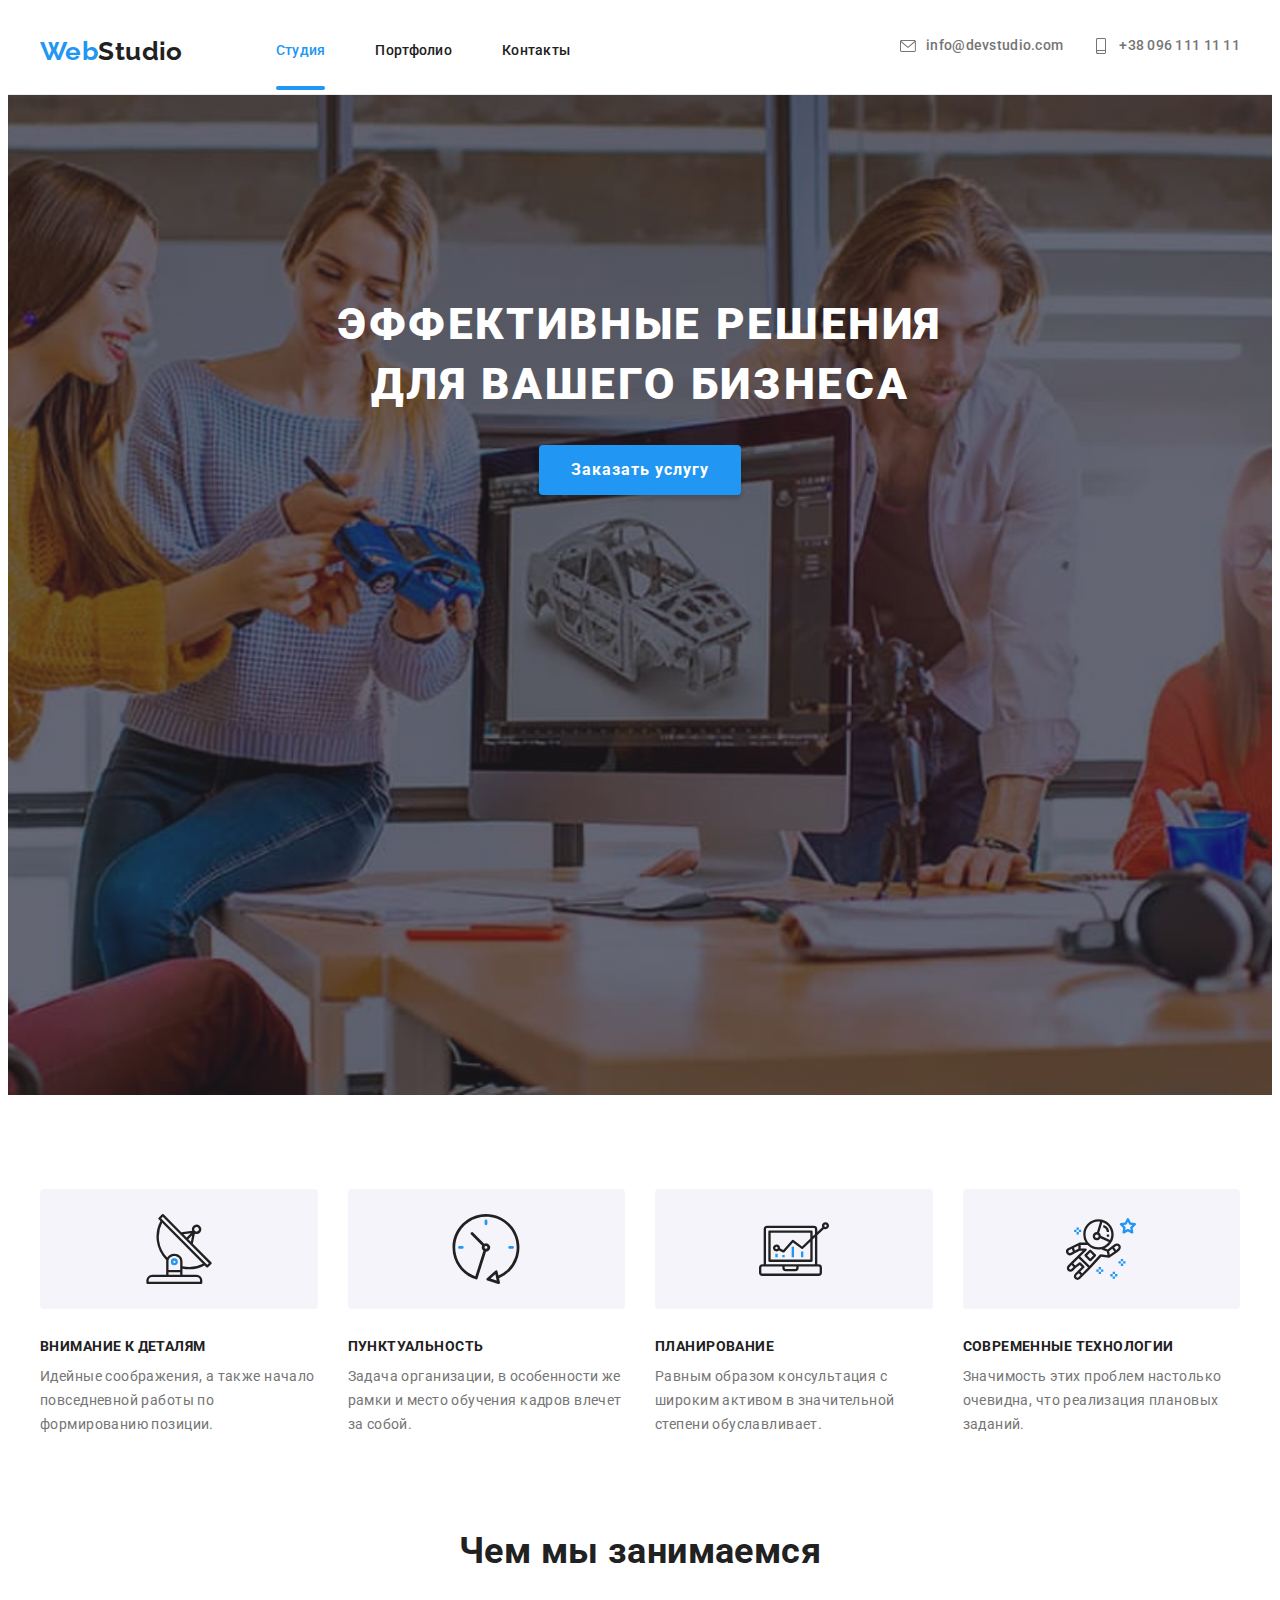
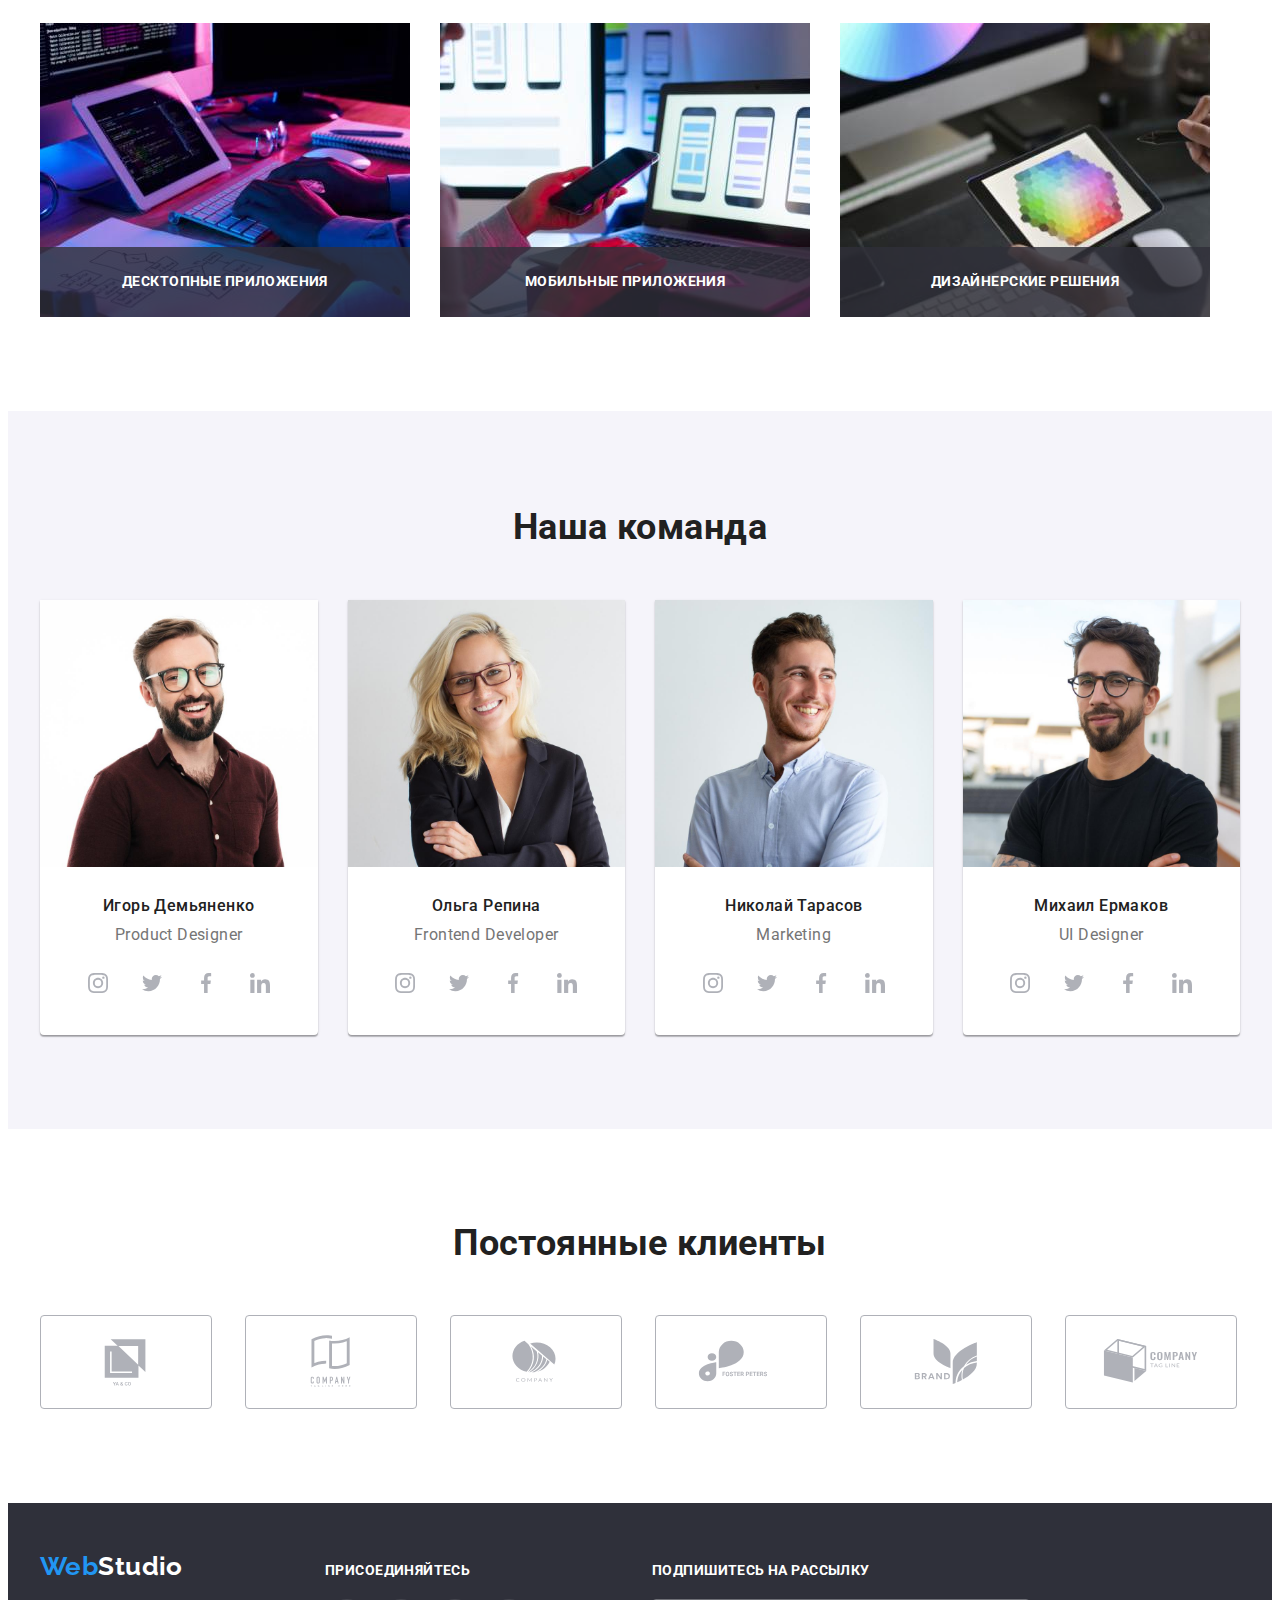
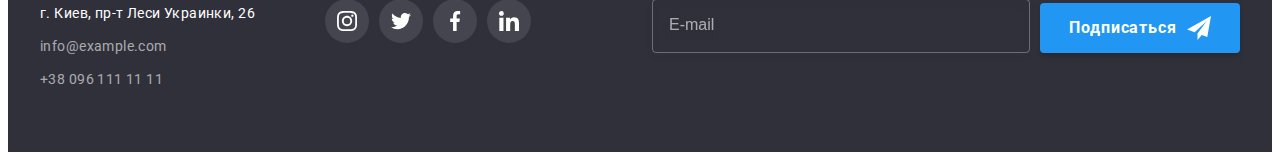
<file: index.html>
<!DOCTYPE html>
<html lang="ru">
<head>

    <meta charset="UTF-8">
    <meta http-equiv="X-UA-Compatible" content="IE=edge">
    <meta name="viewport" content="width=device-width, initial-scale=1.0">
    <title>Web Studio</title>
    <link rel="stylesheet" href="https://cdnjs.cloudflare.com/ajax/libs/modern-normalize/1.1.0/modern-normalize.min.css"
        integrity="sha512-wpPYUAdjBVSE4KJnH1VR1HeZfpl1ub8YT/NKx4PuQ5NmX2tKuGu6U/JRp5y+Y8XG2tV+wKQpNHVUX03MfMFn9Q=="
        crossorigin="anonymous" referrerpolicy="no-referrer" />
    <link rel="preconnect" href="https://fonts.googleapis.com" />
    <link rel="preconnect" href="https://fonts.gstatic.com" crossorigin />
    <link href="https://fonts.googleapis.com/css2?family=Raleway:wght@700&family=Roboto:wght@400;500;700;900&display=swap"
        rel="stylesheet" />
    <link rel="stylesheet" href="./css/main.min.css" />

</head>

<body>

   <header class="header">
        <div class="container">   
            <nav class="nav">
                <a class="logo header__logo" href="./index.html"><span class="header__logo-accent logo-accent">Web</span>Studio</a>
                <ul class="nav__list list">
                    <li class="nav__item"> <a href="./index.html" class="nav__link--current nav__link">Студия</a></li>
                    <li class="nav__item"> <a href="./portfolio.html"  class="nav__link">Портфолио</a></li>
                    <li class="nav__item"> <a href=""  class="nav__link">Контакты</a></li>
                </ul>
            </nav>
            <ul class="contacts list">
                <li class="contacts__item"> 
                    <a href="mailto:info@devstudio.com" class="contacts__link link">
                        <svg class="contacts__icon"> 
                            <use href="./images/symbol-defs.svg#icon-envelope"></use>
                        </svg>
                        info@devstudio.com
                    </a>
                </li>
                <li class="contacts__item"> 
                    <a href="tel:+380961111111" class="contacts__link link">
                        <svg class="contacts__icon"> 
                            <use href="./images/symbol-defs.svg#icon-smartphone"></use>
                        </svg>
                        +38 096 111 11 11
                    </a>
                </li>
            </ul>
            <button type="button" class="menu-open-btn">
                <svg width="40" height="40" class="menu-open-svg">
                    <use href="./images/symbol-defs.svg#icon-mob-menu-open" />
                </svg>
            </button>
        </div> 
        <div class="mob-menu is-hidden">
            <div class="container">
                <div class="mob-menu__top">
                    <button type="button" class="menu-close-btn">
                        <svg width="40" height="40" class="menu-close-svg">
                            <use href="./images/symbol-defs.svg#icon-mob-menu-close" />
                        </svg>
                    </button>
                    <ul class="mob-menu__nav list">
                        <li class="mob-menu__nav-item">
                            <a href="./index.html" class="mob-menu__nav-link link__active link">Студия</a>
                        </li>
                        <li class="mob-menu__nav-item">
                            <a href="./portfolio.html" class="mob-menu__nav-link link">Портфолио</a>
                        </li>
                        <li class="mob-menu__nav-item">
                            <a href="." class="mob-menu__nav-link link">Контакты</a>
                        </li>
                    </ul>
                </div>
                <div class="mob-menu-bottom">
                    <ul class="mob-menu__contacts list">
                        <li class="mob-menu__contacts-item">
                            <a href="tel:+380961111111" class="mob-menu__phone-link link">+38 096 111 11 11</a>
                        </li>
                        <li class="mob-menu__contacts-item">
                            <a href="mailto:info@devstudio.com" class="mob-menu__mail-link link">info@devstudio.com</a>
                        </li>
                    </ul>
                    <ul class="mob_menu__socials list">
                        <li class="mob-menu__socials-item">
                            <a href="." class="mob-menu__socials-link link">Instagram</a>                
                        </li>
                        <li class="mob-menu__socials-item">
                            <a href="." class="mob-menu__socials-link link">Twitter</a>
                        </li>
                        <li class="mob-menu__socials-item">
                            <a href="." class="mob-menu__socials-link link">Facebook</a>
                        </li>
                        <li class="mob-menu__socials-item">
                            <a href="." class="mob-menu__socials-link link">LinkedIn</a>
                        </li>
                    </ul>
                </div>
            </div>
        </div>
   </header>

    <main>

        <section class="hero">
            <div class="container">
            <h1 class="hero__title">Эффективные решения для вашего бизнеса </h1>
            <button type="button" class="button hero__btn" data-modal-open>Заказать услугу</button>
            </div>
        </section>

        <section class="features">
            <div class="container">
                <h2 class="features__title visually-hidden">Преимущества</h2>
                <ul class="features__list list">
                    <li class="features__item"> 
                        <div class="features__icons"> 
                            <svg class="features__svg" width="70" height="70">
                                <use  href="./images/symbol-defs.svg#icon-antenna" width="70" height="70"></use>
                            </svg>
                        </div>
                        <h3 class="features__list-title">Внимание к деталям</h3>
                        <p class="features__list-subtitle">Идейные соображения, а также начало повседневной работы по формированию позиции.</p>
                    </li>
                    <li class="features__item "> 
                        <div class="features__icons"> 
                            <svg class="features__svg" width="70" height="70" >
                                <use  href="./images/symbol-defs.svg#icon-clock" width="70" height="70"></use>
                            </svg>
                        </div>
                        <h3 class="features__list-title">Пунктуальность</h3>
                        <p class="features__list-subtitle">Задача организации, в особенности же рамки и место обучения кадров влечет за собой.</p>
                    </li> 
                    <li class="features__item ">
                        <div class="features__icons"> 
                            <svg class="features__svg" width="70" height="70">
                                <use  href="./images/symbol-defs.svg#icon-diagram" width="70" height="70"></use>
                            </svg>
                        </div>
                        <h3 class="features__list-title">Планирование</h3>
                        <p class="features__list-subtitle">Равным образом консультация с широким активом в значительной степени обуславливает.</p>   
                    </li>
                    <li class="features__item "> 
                        <div class="features__icons"> 
                            <svg class="features__svg" width="70" height="70">
                                <use  href="./images/symbol-defs.svg#icon-astronaut" width="70" height="70"></use>
                            </svg>
                        </div>
                        <h3 class="features__list-title">Современные технологии</h3>
                        <p class="features__list-subtitle">Значимость этих проблем наcтолько очевидна, что реализация плановых заданий.</p>   
                    </li>
                </ul>
        </div> 
        </section>

        <section class="occupation">
            <div class="container">
                <h2 class="occupation__title">Чем мы занимаемся</h2>
                <ul class="occupation__list list">
                    <li class="occupation__pic"> 
                        <img src="./images/разработка_сайтов.jpg" alt="Разработка сайтов" width="370"/> 
                        <p class="occupation__subtitle">Десктопные приложения</p>
                    </li>
                    <li class="occupation__pic"> 
                    <img src="./images/разработка_приложений.jpg" alt="Разработка приложений" width="370"/> 
                    <p class="occupation__subtitle">Мобильные приложения</p> 
                    </li>
                    <li class="occupation__pic"> 
                        <img src="./images/дизайн.jpg" alt="Дизайн сайтов" width="370" /> 
                        <p class="occupation__subtitle">Дизайнерские решения</p> 
                    </li>
                </ul>
            </div>
        </section>

        <section class="team">
            <div class="container">
                <h2 class="team__title">Наша команда</h2>
                <ul class="card-list list">
                    <li class="card-list__item"> 
                        <picture>
                            <source srcset="
                                        ./images/ihor.jpg 1x,
                                        ./images/ihor-2x.jpg 2x" 
                                    media="(min-width: 1200px)" />
                            <source srcset="
                                        ./images/ihor-tab.jpg    1x,
                                        ./images/ihor-tab-2x.jpg 2x" 
                                    media="(min-width: 738px)" />
                            <source srcset="
                                        ./images/ihor-mob.jpg   1x,
                                        ./images/ihor-mob-2x.jpg 2x" 
                                    media="(min-width: 450px)" />
                            <img src="./images/ihor-mob.jpg" alt="Игорь Демьяненко" width="450" />
                        </picture>
                        <div class="card-list__wrap">
                            <h3 class="card-list__title">Игорь Демьяненко</h3>
                            <p class="card-list__subtitle" lang="en">Product Designer</p>
                            <ul class="socials list">
                                <li class="socials__item">
                                    <a href="" class="socials__link link"> 
                                        <svg class="socials__icon" width="20" height="20">
                                            <use href="./images/symbol-defs.svg#icon-instagram"></use>
                                        </svg> 
                                    </a>
                                </li>
                                <li class="socials__item">
                                    <a href="" class="socials__link link"> 
                                        <svg class="socials__icon" width="20" height="20">
                                            <use href="./images/symbol-defs.svg#icon-twitter"></use>
                                        </svg> 
                                    </a>
                                </li>
                                <li class="socials__item">
                                    <a href="" class="socials__link link"> 
                                        <svg class="socials__icon" width="20" height="20">
                                            <use href="./images/symbol-defs.svg#icon-facebook"></use>
                                        </svg> 
                                    </a>
                                </li>
                                <li  class="socials__item">
                                    <a href="" class="socials__link link"> 
                                        <svg class="socials__icon" width="20" height="20">
                                            <use href="./images/symbol-defs.svg#icon-linkedin"></use>
                                        </svg> 
                                    </a>
                                </li>
                            </ul>
                        </div>
                    </li>
                    <li class="card-list__item"> 
                        <picture>
                            <source srcset="
                                        ./images/olga.jpg 1x,
                                        ./images/olga-2x.jpg 2x" 
                                    media="(min-width: 1200px)" />
                            <source srcset="
                                        ./images/olga-tab.jpg  1x,
                                        ./images/olga-tab-2x.jpg 2x" 
                                        media="(min-width: 738px)" />
                            <source srcset="
                                        ./images/olga-mob.jpg   1x,
                                        ./images/olga-mob-2x.jpg 2x" 
                                    media="(min-width: 450px)" />
                            <img src="./images/olga-mob.jpg" alt="Ольга Репина" width="450" />
                        </picture>
                        <div class="card-list__wrap">
                            <h3 class="card-list__title">Ольга Репина</h3>
                            <p class="card-list__subtitle" lang="en">Frontend Developer</p>
                            <ul class="socials list">
                                <li class="socials__item" >
                                    <a href="" class="socials__link link"> 
                                        <svg class="socials__icon" width="20" height="20">
                                            <use href="./images/symbol-defs.svg#icon-instagram"></use>
                                        </svg> 
                                    </a>
                                </li>
                                <li class="socials__item">
                                    <a href="" class="socials__link link"> 
                                        <svg class="socials__icon" width="20" height="20">
                                            <use href="./images/symbol-defs.svg#icon-twitter"></use>
                                        </svg> 
                                    </a>
                                </li>
                                <li class="socials__item">
                                    <a href="" class="socials__link link"> 
                                        <svg class="socials__icon" width="20" height="20">
                                            <use href="./images/symbol-defs.svg#icon-facebook"></use>
                                        </svg> 
                                    </a>
                                </li>
                                <li class="socials__item">
                                    <a href="" class="socials__link link"> 
                                        <svg class="socials__icon" width="20" height="20">
                                            <use href="./images/symbol-defs.svg#icon-linkedin"></use>
                                        </svg> 
                                    </a>
                                </li>
                            </ul>
                        </div>
                    </li>
                    <li class="card-list__item "> 
                        <picture>
                            <source srcset="
                                        ./images/nikolay.jpg 1x,
                                        ./images/nikolay-2x.jpg 2x"
                                    media="(min-width: 1200px)" />
                            <source srcset="
                                        ./images/nikolay-tab.jpg  1x,
                                        ./images/nikolay-tab-2x.jpg 2x" 
                                    media="(min-width: 738px)" />
                            <source srcset="
                                        ./images/nikolay-mob.jpg   1x,
                                        ./images/nikolay-mob-2x.jpg 2x" 
                                    media="(min-width: 450px)" />
                            <img src="./images/nikolay-mob.jpg" alt="Николай Тарасов" width="450" />
                        </picture>
                        <div class="card-list__wrap">
                            <h3 class="card-list__title">Николай Тарасов</h3>
                            <p class="card-list__subtitle" lang="en">Marketing</p>
                            <ul class="socials list">
                                <li class="socials__item">
                                    <a href="" class="socials__link link"> 
                                        <svg class="socials__icon" width="20" height="20">
                                            <use href="./images/symbol-defs.svg#icon-instagram"></use>
                                        </svg> 
                                    </a>
                                </li>
                                <li class="socials__item">
                                    <a href="" class="socials__link link"> 
                                        <svg class="socials__icon" width="20" height="20">
                                            <use href="./images/symbol-defs.svg#icon-twitter"></use>
                                        </svg> 
                                    </a>
                                </li>
                                <li  class="socials__item">
                                    <a href="" class="socials__link link"> 
                                        <svg class="socials__icon" width="20" height="20">
                                            <use href="./images/symbol-defs.svg#icon-facebook"></use>
                                        </svg> 
                                    </a>
                                </li>
                                <li  class="socials__item">
                                    <a href="" class="socials__link link"> 
                                        <svg class="socials__icon" width="20" height="20">
                                            <use href="./images/symbol-defs.svg#icon-linkedin"></use>
                                        </svg> 
                                    </a>
                                </li>
                            </ul>
                        </div>
                    </li>
                    <li class="card-list__item"> 
                        <picture>
                            <source srcset="
                                        ./images/mikhail.jpg 1x,
                                        ./images/mikhail-2x.jpg 2x" 
                                    media="(min-width: 1200px)" />
                            <source srcset="
                                        ./images/mikhail-tab.jpg  1x,
                                        ./images/mikhail-tab-2x.jpg 2x" 
                                    media="(min-width: 738px)" />
                            <source srcset="
                                        ./images/mikhail-mob.jpg   1x,
                                        ./images/mikhail-mob-2x.jpg 2x"
                                    media="(min-width: 450px)" />
                            <img src="./images/mikhail-mob.jpg" alt="Михаил Ермаков" width="450" />
                        </picture>
                        <div class="card-list__wrap">
                            <h3 class="card-list__title">Михаил Ермаков</h3>
                            <p class="card-list__subtitle" lang="en">UI Designer</p>
                            <ul class="socials list">
                                <li  class="socials__item">
                                    <a href="" class="socials__link link"> 
                                        <svg class="socials__icon" width="20" height="20">
                                            <use href="./images/symbol-defs.svg#icon-instagram"></use>
                                        </svg> 
                                    </a>
                                </li>
                                <li  class="socials__item">
                                    <a href="" class="socials__link link"> 
                                        <svg class="socials__icon" width="20" height="20">
                                            <use href="./images/symbol-defs.svg#icon-twitter"></use>
                                        </svg> 
                                    </a>
                                </li>
                                <li  class="socials__item">
                                    <a href="" class="socials__link link"> 
                                        <svg class="socials__icon" width="20" height="20">
                                            <use href="./images/symbol-defs.svg#icon-facebook"></use>
                                        </svg> 
                                    </a>
                                </li>
                                <li  class="socials__item">
                                    <a href="" class="socials__link link"> 
                                        <svg class="socials__icon" width="20" height="20">
                                            <use href="./images/symbol-defs.svg#icon-linkedin"></use>
                                        </svg> 
                                    </a>
                                </li>
                            </ul>
                        </div>
                    </li>
                </ul>
            </div>
        </section>

        <section class="clients">
                <div class="container">
                <h2 class="clients__title">Постоянные клиенты</h2>
                <ul class="clients__list list">
                    <li class="clients__item"> 
                        <a class="clients__link link" href=""> 
                            <svg class="clients__svg" width="106" height="60" > 
                                <use href="./images/symbol-defs.svg#icon-client-1" ></use>
                            </svg> 
                        </a> 
                    </li>
                    <li class="clients__item"> 
                        <a class="clients__link link" href=""> 
                            <svg class="clients__svg" width="106" height="60" > 
                                <use href="./images/symbol-defs.svg#icon-client-2" ></use>
                            </svg> 
                        </a> 
                    </li>
                    <li class="clients__item"> 
                        <a class="clients__link link" href=""> 
                            <svg class="clients__svg" width="106" height="60" > 
                                <use href="./images/symbol-defs.svg#icon-client-3" ></use>
                            </svg> 
                        </a> 
                    </li>
                    <li class="clients__item"> 
                        <a class="clients__link link" href=""> 
                            <svg class="clients__svg" width="106" height="60" > 
                                <use href="./images/symbol-defs.svg#icon-client-4" ></use>
                            </svg> 
                        </a> 
                    </li>
                    <li class="clients__item"> 
                        <a class="clients__link link" href=""> 
                            <svg class="clients__svg" width="106" height="60" > 
                                <use href="./images/symbol-defs.svg#icon-client-5" ></use>
                            </svg> 
                        </a> 
                    </li>
                    <li class="clients__item"> 
                        <a class="clients__link link" href=""> 
                            <svg class="clients__svg" width="106" height="60" > 
                                <use href="./images/symbol-defs.svg#icon-client-6" ></use>
                            </svg> 
                        </a> 
                    </li>
                </ul>
                </div>
        </section>

    </main>

    <footer class="footer">
        <div class="container footer__wrap">
            <div class="footer__tablet-wrap">
                <div>
                    <a href="./index.html" lang="en" class="footer__logo logo">
                        <span class="footer__logo-accent logo-accent">Web</span>Studio
                    </a>
                    <address>
                        <ul class="footer__list list">
                            <li>
                                <a href="https://bit.ly/3pXMvUd" target="_blank" rel="noopener noreferrer" class="footer__adress">г.
                                    Киев, пр-т
                                    Леси Украинки, 26
                                </a> 
                            </li>
                            <li>
                                <a href="mailto:info@devstudio.com" class="footer__mail-link link">info@example.com</a>
                            </li>
                            <li>
                                <a href="tel:+380961111111" class="footer__phone-link">+38 096 111 11 11</a> 
                            </li>
                        </ul>
                    </address>
                </div>
                <div class="footer__links">
                    <h2 class="footer__links-title">присоединяйтесь</h2>
                    <ul class="socials list">
                        <li class="socials__item"> 
                            <a class="socials__link socials__link--white" href="">
                                <svg width="20" height="20" class="socials__icon social__icon--white">
                                    <use href="./images/symbol-defs.svg#icon-instagram"></use>
                                </svg>
                            </a>
                        </li>
                        <li class="socials__item"> 
                            <a class="socials__link socials__link--white" href=""> 
                                <svg width="20" height="20" class="socials__icon social__icon--white">
                                    <use href="./images/symbol-defs.svg#icon-twitter"></use>
                                </svg>
                            </a>
                        </li>
                        <li class="socials__item"> 
                            <a class="socials__link socials__link--white" href=""> 
                                <svg width="20" height="20" class="socials__icon social__icon--white">
                                    <use href="./images/symbol-defs.svg#icon-facebook"></use>
                                </svg>
                            </a>
                        </li>
                        <li class="socials__item"> 
                            <a class="socials__link socials__link--white" href="">
                                <svg width="20" height="20" class="socials__icon social__icon--white">
                                    <use href="./images/symbol-defs.svg#icon-linkedin"></use>
                                </svg>
                            </a>
                        </li>
                    </ul>   
                </div>
            </div>
            <div class="footer__subscription" autocomplete="off">
                <p class="footer__subscription-title">Подпишитесь на рассылку</p>
                <form class="footer__form">
                    <label class="footer__form-label">
                        <input class="footer__form-input" type="email" name="email" placeholder="E-mail" required />
                    </label>
                    <button class="button footer__form-button" type="submit">
                        Подписаться
                        <svg class="footer__form-icon" width="24" height="24">
                            <use href="./images/symbol-defs.svg#icon-send"></use>
                        </svg>
                    </button>
                </form>
            </div>
        </div>
    </footer>


    <div class="backdrop is-hidden" data-modal>
        <div class="modal">
            <button class="button modal__close-btn" data-modal-close >
                <svg class="modal__close-icon" width="11" height="11">
                    <use href="./images/symbol-defs.svg#icon-modal-close"></use>
                </svg>
            </button>
            <form class="modal__form">
            <p class="modal__title">Оставьте свои данные, мы вам перезвоним</p>
            <label for="name" class="modal__label">Имя</label>
                <div class="modal__wrap">
                    <input name="name" type="text" id="name" class="modal__input" required/>
                    <svg class="modal__icon" width="12" height="12">
                        <use href="./images/symbol-defs.svg#icon-human"></use>
                    </svg>
                </div>
                <label for="tel" class="modal__label">Телефон</label>
                <div class="modal__wrap">
                    <input name="tel" type="tel" id="tel" class="modal__input" required/>
                    <svg class="modal__icon" width="13" height="13">
                        <use href="./images/symbol-defs.svg#icon-form-phone"></use>
                    </svg>
            </div>
            <label for="email" class="modal__label">Почта</label>
            <div class="modal__wrap">
                    <input name="email" type="email" id="email" class="modal__input" required />
                    <svg class="modal__icon" width="15" height="12">
                        <use href="./images/symbol-defs.svg#icon-email"></use>
                    </svg>
            </div>
            <label for="comment" class="modal__label">Комментарий</label>
            <textarea name="comment" id="comment" rows="8" placeholder="Введите текст" class="modal__comment"></textarea>
                <input type="checkbox" name="policy" id="policy" class="modal__policy-checkbox visually-hidden" required/>
                <label class="modal__policy-label" for="policy"> 
                    <span> 
                        <svg class="modal__check-icon" width="16" height="15">
                            <use href="./images/symbol-defs.svg#icon-check"></use>
                        </svg>
                    </span> Соглашаюсь с рассылкой и принимаю  
                    <a class="modal__link" href=""> Условия договора </a> 
                </label>
                <button type="submit" class="button modal__button">Отправить</button>
            </form>
        </div>
    </div>
    
    <script src="./js/modal.js"></script>
    <script src="./js/menu.js"></script>
</body>

</html>
</file>
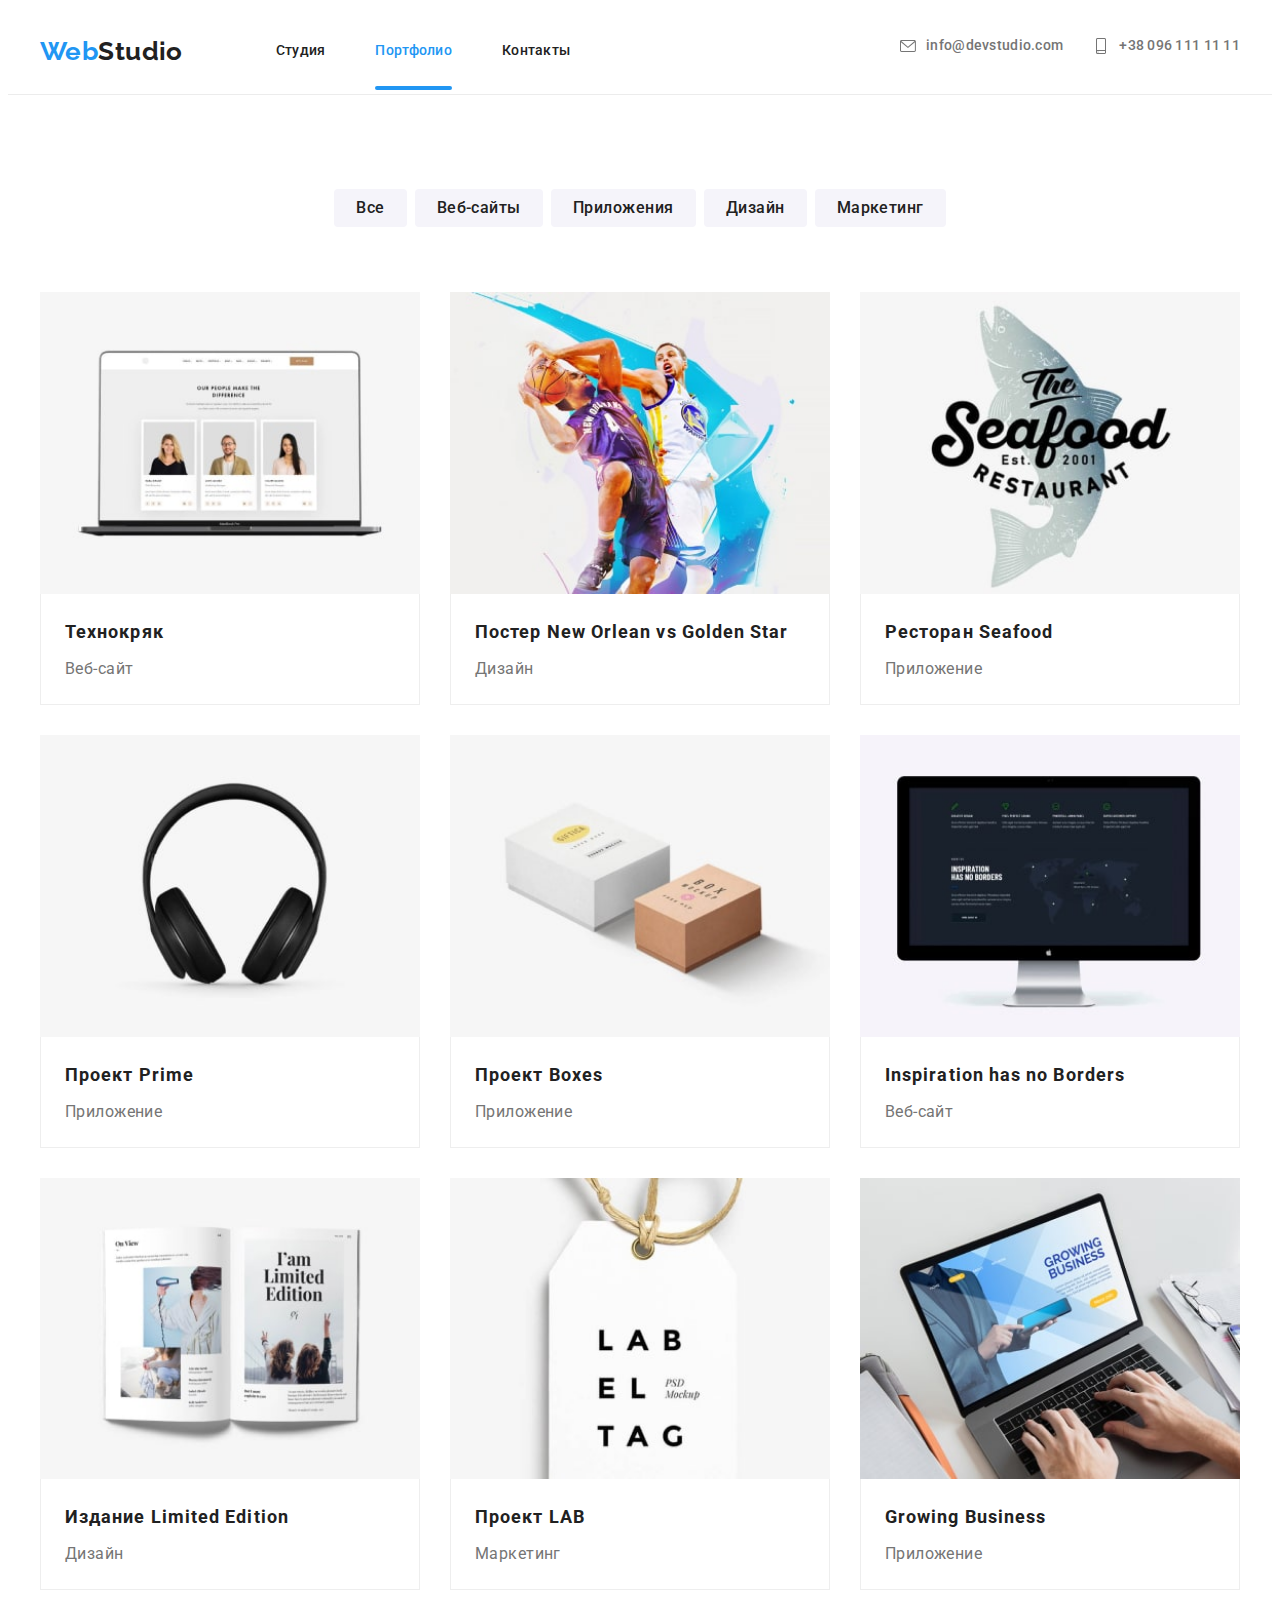
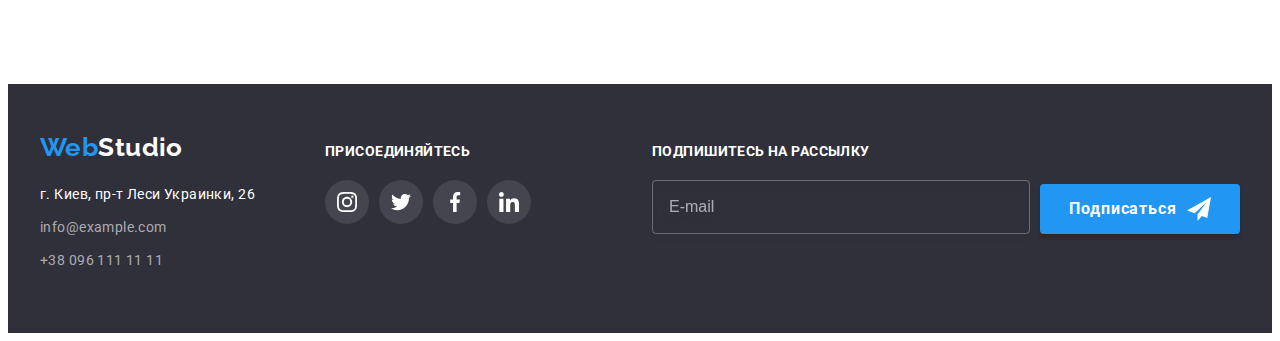
<file: portfolio.html>
<!DOCTYPE html>
<html lang="ru">
<head>
    <meta charset="UTF-8">
    <meta http-equiv="X-UA-Compatible" content="IE=edge">
    <meta name="viewport" content="width=device-width, initial-scale=1.0">
    <title>Портфолио</title>
    <link rel="stylesheet" href="https://cdnjs.cloudflare.com/ajax/libs/modern-normalize/1.1.0/modern-normalize.min.css"
        integrity="sha512-wpPYUAdjBVSE4KJnH1VR1HeZfpl1ub8YT/NKx4PuQ5NmX2tKuGu6U/JRp5y+Y8XG2tV+wKQpNHVUX03MfMFn9Q=="
        crossorigin="anonymous" referrerpolicy="no-referrer" />
    <link rel="preconnect" href="https://fonts.googleapis.com" />
    <link rel="preconnect" href="https://fonts.gstatic.com" crossorigin />
    <link href="https://fonts.googleapis.com/css2?family=Raleway:wght@700&family=Roboto:wght@400;500;700;900&display=swap"
        rel="stylesheet" />
    <link rel="stylesheet" href="./css/main.min.css" />
</head>

<body>
    
    <header class="header">

        <div class="container">
            <nav class="nav">
                <a class="logo header__logo" href="./index.html"><span
                        class="header__logo-accent logo-accent">Web</span>Studio</a>
                <ul class="nav__list list">
                    <li class="nav__item"> 
                        <a href="./index.html" class="nav__link">Студия</a>
                    </li>
                    <li class="nav__item"> 
                        <a href="./portfolio.html" class="nav__link--current nav__link">Портфолио</a>
                    </li>
                    <li class="nav__item"> 
                        <a href="" class="nav__link">Контакты</a>
                    </li>
                </ul>
            </nav>
            <ul class="contacts list">
                <li class="contacts__item"> 
                    <a href="mailto:info@devstudio.com" class="contacts__link link">
                        <svg class="contacts__icon">
                            <use href="./images/symbol-defs.svg#icon-envelope"></use>
                        </svg>info@devstudio.com
                    </a>
                </li>
                <li class="contacts__item"> 
                    <a href="tel:+380961111111" class="contacts__link link">
                        <svg class="contacts__icon">
                            <use href="./images/symbol-defs.svg#icon-smartphone"></use>
                        </svg>+38 096 111 11 11
                    </a>
                </li>
            </ul>
            <button type="button" class="menu-open-btn">
                <svg width="40" height="40" class="menu-open-svg">
                    <use href="./images/symbol-defs.svg#icon-mob-menu-open" />
                </svg>
            </button>
        </div>

        <div class="mob-menu is-hidden">
            <div class="container">
                <div class="mob-menu__top">
                    <button type="button" class="menu-close-btn">
                        <svg width="40" height="40" class="menu-close-svg">
                            <use href="./images/symbol-defs.svg#icon-mob-menu-close" />
                        </svg>
                    </button>
                    <ul class="mob-menu__nav list">
                        <li class="mob-menu__nav-item">
                            <a href="./index.html" class="mob-menu__nav-link link">Студия</a>
                        </li>
                        <li class="mob-menu__nav-item">
                            <a href="./portfolio.html" class="mob-menu__nav-link link__active link">Портфолио</a>
                        </li>
                        <li class="mob-menu__nav-item">
                            <a href="." class="mob-menu__nav-link link">Контакты</a>
                        </li>
                    </ul>
                </div>
                <div class="mob-menu-bottom">
                    <ul class="mob-menu__contacts list">
                        <li class="mob-menu__contacts-item">
                            <a href="tel:+380961111111" class="mob-menu__phone-link link">+38 096 111 11 11</a>
                        </li>
                        <li class="mob-menu__contacts-item">
                            <a href="mailto:info@devstudio.com" class="mob-menu__mail-link link">info@devstudio.com</a>
                        </li>
                    </ul>
                    <ul class="mob_menu__socials list">
                        <li class="mob-menu__socials-item">
                            <a href="." class="mob-menu__socials-link link">Instagram</a>
                        </li>
                        <li class="mob-menu__socials-item">
                            <a href="." class="mob-menu__socials-link link">Twitter</a>
                        </li>
                        <li class="mob-menu__socials-item">
                            <a href="." class="mob-menu__socials-link link">Facebook</a>
                        </li>
                        <li class="mob-menu__socials-item">
                            <a href="." class="mob-menu__socials-link link">LinkedIn</a>
                        </li>
                    </ul>
                </div>
            </div>
        </div>

    </header>

    <main>
        
        <section class="portfolio">
            <div class="container">
                <h1 class="portfolio__title visually-hidden">Наше Портфолио</h1>
                <ul class="filter list">
                    <li class="filter__item"> 
                        <button type="button" class="filter__btn">Все</button>
                    </li>
                    <li class="filter__item"> 
                        <button type="button" class="filter__btn">Веб-сайты</button>
                    </li>
                    <li class="filter__item"> 
                        <button type="button" class="filter__btn">Приложения</button>
                    </li>
                    <li class="filter__item">
                        <button type="button" class="filter__btn">Дизайн</button>
                    </li>
                    <li class="filter__item"> 
                        <button type="button" class="filter__btn">Маркетинг</button>
                    </li>
                </ul>

                <ul class="portfolio__list list"> 
                    <li class="portfolio__item"> 
                        <a href="" class="portfolio__link"> 
                            <div class="portfolio__thumb">
                                <picture>
                                    <source srcset="
                                                ./images/техно-кряк.jpg 1x,
                                                ./images/техно-кряк-2х.jpg 2x" 
                                            media="(min-width: 1200px)" />
                                    <source srcset="
                                                ./images/техно-кряк-таб.jpg    1x,
                                                ./images/техно-кряк-таб-2х.jpg 2x" 
                                            media="(min-width: 738px)" />
                                    <source srcset="
                                                ./images/техно-кряк-моб.jpg   1x,
                                                ./images/техно-кряк-моб-2х.jpg 2x" 
                                            media="(min-width: 450px)" />
                                    <img src="./images/техно-кряк-моб-2х.jpg" alt="Веб-сайт техно-кряк" width="450" />
                                </picture>
                                <p class="portfolio__thumb-title">Ресурс предлагает комплексные предложения с разным уровнем функционала и сервисов. Все это позволит посетителю получить исчерпывающие сведения о компании или частном лице.</p>
                            </div>  
                            <div class="portfolio__wrap">
                                <h2 class="portfolio__list-title ">Технокряк</h2>
                                <p class="portfolio__list-subtitle">Веб-сайт</p> 
                            </div>  
                        </a>
                    </li>
                    <li class="portfolio__item"> 
                        <a href="" class="portfolio__link"> 
                            <div class="portfolio__thumb"> 
                                <picture>
                                    <source srcset="
                                                ./images/постер-баскетбол.jpg 1x,
                                                ./images/постер-баскетбол-2х.jpg 2x" 
                                            media="(min-width: 1200px)" />
                                    <source srcset="
                                                ./images/постер-баскетбол-таб.jpg    1x,
                                                ./images/постер-баскетбол-таб-2х.jpg 2x" 
                                            media="(min-width: 738px)" />
                                    <source srcset="
                                                ./images/постер-баскетбол-моб.jpg   1x,
                                                ./images/постер-баскетбол-моб-2х.jpg 2x" 
                                            media="(min-width: 450px)" />
                                    <img src="./images/постер-баскетбол-моб.jpg" alt="Дизайн постера" width="450" />
                                </picture>
                                <p class="portfolio__thumb-title">Ресурс предлагает комплексные предложения с разным уровнем функционала и сервисов. Все это позволит посетителю получить исчерпывающие сведения о компании или частном лице.</p>
                            </div> 
                            <div class="portfolio__wrap">
                                <h2 class="portfolio__list-title ">Постер New Orlean vs Golden Star</h2>
                                <p class="portfolio__list-subtitle">Дизайн</p>
                            </div> 
                        </a>
                    </li>
                    <li class="portfolio__item"> 
                        <a href="" class="portfolio__link"> 
                            <div class="portfolio__thumb"> 
                                <picture>
                                    <source srcset="
                                                ./images/ресторан.jpg 1x,
                                                ./images/ресторан-2х.jpg 2x" 
                                            media="(min-width: 1200px)" />
                                    <source srcset="
                                                ./images/ресторан-таб.jpg    1x,
                                                ./images/ресторан-таб-2х.jpg 2x" 
                                            media="(min-width: 738px)" />
                                    <source srcset="
                                                ./images/ресторан-моб.jpg   1x,
                                                ./images/ресторан-моб-2х.jpg 2x" 
                                            media="(min-width: 450px)" />
                                    <img src="./images/ресторан-моб.jpg" alt="Лого приложения для ресторана" width="450" />
                                </picture>
                                <p class="portfolio__thumb-title">Ресурс предлагает комплексные предложения с разным уровнем функционала и сервисов. Все это позволит посетителю получить исчерпывающие сведения о компании или частном лице.</p>
                            </div>  
                            <div class="portfolio__wrap">
                                <h2 class="portfolio__list-title ">Ресторан Seafood</h2>
                                <p class="portfolio__list-subtitle">Приложение</p> 
                            </div> 
                        </a>
                    </li>
                    <li class="portfolio__item"> 
                        <a href="" class="portfolio__link"> 
                            <div class="portfolio__thumb">
                                <picture>
                                    <source srcset="
                                                ./images/проект.jpg 1x,
                                                ./images/проект-2х.jpg 2x" 
                                            media="(min-width: 1200px)" />
                                    <source srcset="
                                                ./images/проект-таб.jpg    1x,
                                                ./images/проект-таб-2х.jpg 2x" 
                                            media="(min-width: 738px)" />
                                    <source srcset="
                                                ./images/проект-моб.jpg   1x,
                                                ./images/проект-моб-2х.jpg 2x" 
                                            media="(min-width: 450px)" />
                                    <img src="./images/проект-моб.jpg" alt="Наушники" width="450" />
                                </picture>
                                <p class="portfolio__thumb-title">Ресурс предлагает комплексные предложения с разным уровнем функционала и сервисов. Все это позволит посетителю получить исчерпывающие сведения о компании или частном лице.</p>
                            </div> 
                            <div class="portfolio__wrap">
                                <h2 class="portfolio__list-title ">Проект Prime</h2>
                                <p class="portfolio__list-subtitle">Приложение</p> 
                            </div> 
                        </a>
                    </li>
                    <li class="portfolio__item"> 
                        <a href="" class="portfolio__link"> 
                            <div class="portfolio__thumb"> 
                                <picture>
                                    <source srcset="
                                                ./images/проект-коробки.jpg 1x,
                                                ./images/проект-коробки-2х.jpg 2x" 
                                            media="(min-width: 1200px)" />
                                    <source srcset="
                                                ./images/проект-коробки-таб.jpg    1x,
                                                ./images/проект-коробки-таб-2х.jpg 2x" 
                                            media="(min-width: 738px)" />
                                    <source srcset="
                                                ./images/проект-коробки-моб.jpg   1x,
                                                ./images/проект-коробки-моб-2х.jpg 2x" 
                                            media="(min-width: 450px)" />
                                    <img src="./images/проект-коробки-моб.jpg" alt="Коробки" width="450" />
                                </picture> 
                                <p class="portfolio__thumb-title">Ресурс предлагает комплексные предложения с разным уровнем функционала и сервисов. Все это позволит посетителю получить исчерпывающие сведения о компании или частном лице.</p>
                            </div> 
                            <div class="portfolio__wrap">
                                <h2 class="portfolio__list-title ">Проект Boxes</h2>
                                <p class="portfolio__list-subtitle">Приложение</p> 
                            </div>  
                        </a>
                    </li>
                    <li class="portfolio__item"> 
                        <a href="" class="portfolio__link"> 
                            <div class="portfolio__thumb">
                                <picture>
                                    <source srcset="
                                                ./images/вдохновению-нет-границ.jpg 1x,
                                                ./images/вдохновению-нет-границ-2х.jpg 2x" 
                                            media="(min-width: 1200px)" />
                                    <source srcset="
                                                ./images/вдохновению-нет-границ-таб.jpg    1x,
                                                ./images/вдохновению-нет-границ-таб-2х.jpg 2x" 
                                            media="(min-width: 738px)" />
                                    <source srcset="
                                                ./images/вдохновению-нет-границ-моб.jpg   1x,
                                                ./images/вдохновению-нет-границ-моб-2х.jpg 2x"
                                            media="(min-width: 450px)" />
                                    <img src="./images/вдохновению-нет-границ-моб.jpg" alt="Сайт" width="450" />
                                </picture>
                                <p class="portfolio__thumb-title">Ресурс предлагает комплексные предложения с разным уровнем функционала и сервисов. Все это позволит посетителю получить исчерпывающие сведения о компании или частном лице.</p>
                            </div> 
                        <div class="portfolio__wrap">
                            <h2 class="portfolio__list-title " lang="en">Inspiration has no Borders</h2>
                            <p class="portfolio__list-subtitle">Веб-сайт</p> 
                        </div> 
                    </a>
                    </li>
                    <li class="portfolio__item"> 
                        <a href="" class="portfolio__link"> 
                            <div class="portfolio__thumb"> 
                                <picture>
                                    <source srcset="
                                                ./images/издание.jpg 1x,
                                                ./images/издание-2х.jpg 2x" 
                                            media="(min-width: 1200px)" />
                                    <source srcset="
                                                ./images/издание-таб.jpg    1x,
                                                ./images/издание-таб-2х.jpg 2x" 
                                            media="(min-width: 738px)" />
                                    <source srcset="
                                                ./images/издание-моб.jpg   1x,
                                                ./images/издание-моб-2х.jpg 2x" 
                                            media="(min-width: 450px)" />
                                    <img src="./images/издание-моб.jpg" alt="Пример дизайна для журнала" width="450" />
                                </picture>
                                <p class="portfolio__thumb-title">Ресурс предлагает комплексные предложения с разным уровнем функционала и сервисов. Все это позволит посетителю получить исчерпывающие сведения о компании или частном лице.</p>
                            </div>
                            <div class="portfolio__wrap">
                                <h2 class="portfolio__list-title ">Издание Limited Edition</h2>
                                <p class="portfolio__list-subtitle">Дизайн</p> 
                            </div> 
                        </a>
                    </li>
                    <li class="portfolio__item"> 
                        <a href="" class="portfolio__link"> 
                            <div class="portfolio__thumb">
                                <picture>
                                    <source srcset="
                                                ./images/проект-лаб.jpg 1x,
                                                ./images/проект-лаб-2х.jpg 2x" media="(min-width: 1200px)" />
                                    <source srcset="
                                                ./images/проект-лаб-таб.jpg    1x,
                                                ./images/проект-лаб-таб-2х.jpg 2x" media="(min-width: 738px)" />
                                    <source srcset="
                                                ./images/проект-лаб-моб.jpg   1x,
                                                ./images/проект-лаб-моб-2х.jpg 2x" media="(min-width: 450px)" />
                                    <img src="./images/проект-лаб-моб.jpg" alt="Бирка с текстом" width="450" />
                                </picture>
                                <p class="portfolio__thumb-title">Ресурс предлагает комплексные предложения с разным уровнем функционала и сервисов. Все это позволит посетителю получить исчерпывающие сведения о компании или частном лице.</p>
                            </div> 
                            <div class="portfolio__wrap">
                                <h2 class="portfolio__list-title ">Проект LAB</h2>
                                <p class="portfolio__list-subtitle">Маркетинг</p>
                            </div> 
                        </a>
                    </li>
                    <li class="portfolio__item"> 
                        <a href="" class="portfolio__link"> 
                            <div class="portfolio__thumb">
                                <picture>
                                    <source srcset="
                                                ./images/растущий-бизнес.jpg 1x,
                                                ./images/растущий-бизнес-2х.jpg 2x" media="(min-width: 1200px)" />
                                    <source srcset="
                                                ./images/растущий-бизнес-таб.jpg    1x,
                                                ./images/растущий-бизнес-таб-2х.jpg 2x" media="(min-width: 738px)" />
                                    <source srcset="
                                                ./images/растущий-бизнес-моб.jpg   1x,
                                                ./images/растущий-бизнес-моб-2х.jpg 2x" media="(min-width: 450px)" />
                                    <img src="./images/растущий-бизнес-моб.jpg" alt="Приложение для проекта" width="450" />
                                </picture>
                                <p class="portfolio__thumb-title">Ресурс предлагает комплексные предложения с разным уровнем функционала и сервисов. Все это позволит посетителю получить исчерпывающие сведения о компании или частном лице.</p>
                            </div>
                            <div class="portfolio__wrap">
                                <h2 class="portfolio__list-title " lang="en">Growing Business</h2>
                                <p class="portfolio__list-subtitle">Приложение</p> 
                            </div> 
                        </a>
                    </li>
                </ul>
            </div>

        </section>


    </main>
    
    <footer class="footer">
        <div class="container footer__wrap">
            <div class="footer__tablet-wrap">
                <div>
                    <a href="./index.html" lang="en" class="footer__logo logo">
                        <span class="footer__logo-accent logo-accent">Web</span>Studio
                    </a>
                    <address>
                        <ul class="footer__list list">
                            <li>
                                <a href="https://bit.ly/3pXMvUd" target="_blank" rel="noopener noreferrer"
                                    class="footer__adress">г.
                                    Киев, пр-т
                                    Леси Украинки, 26
                                </a> 
                            </li>
                            <li>
                                <a href="mailto:info@devstudio.com" class="footer__mail-link link">info@example.com</a>
                            </li>
                            <li>
                                <a href="tel:+380961111111" class="footer__phone-link">+38 096 111 11 11</a> 
                            </li>
                        </ul>
                    </address>
                </div>
                <div class="footer__links">
                    <h2 class="footer__links-title">присоединяйтесь</h2>
                    <ul class="socials list">
                        <li class="socials__item"> 
                            <a class="socials__link socials__link--white" href="">
                                <svg width="20" height="20" class="socials__icon social__icon--white">
                                    <use href="./images/symbol-defs.svg#icon-instagram"></use>
                                </svg>
                            </a>
                        </li>
                        <li class="socials__item"> 
                            <a class="socials__link socials__link--white" href=""> 
                                <svg width="20" height="20" class="socials__icon social__icon--white">
                                    <use href="./images/symbol-defs.svg#icon-twitter"></use>
                                </svg>
                            </a>
                        </li>
                        <li class="socials__item"> 
                            <a class="socials__link socials__link--white" href=""> 
                                <svg width="20" height="20" class="socials__icon social__icon--white">
                                    <use href="./images/symbol-defs.svg#icon-facebook"></use>
                                </svg>
                            </a>
                        </li>
                        <li class="socials__item"> 
                            <a class="socials__link socials__link--white" href="">
                                <svg width="20" height="20" class="socials__icon social__icon--white">
                                    <use href="./images/symbol-defs.svg#icon-linkedin"></use>
                                </svg>
                            </a>
                        </li>
                    </ul>
                </div>
            </div>
            <div class="footer__subscription" autocomplete="off">
                <p class="footer__subscription-title">Подпишитесь на рассылку</p>
                <form class="footer__form">
                    <label class="footer__form-label">
                        <input class="footer__form-input" type="email" name="email" placeholder="E-mail" required />
                    </label>
                    <button class="button footer__form-button" type="submit">
                        Подписаться
                        <svg class="footer__form-icon" width="24" height="24">
                            <use href="./images/symbol-defs.svg#icon-send"></use>
                        </svg>
                    </button>
                </form>
            </div>
        </div>
    </footer>
    
    <script src="./js/modal.js"></script>
    <script src="./js/menu.js"></script>

</body>
</html>
</file>
<file: css/main.min.css>
﻿:root{--main-text-color: #212121;--secondary-text-color: #757575;--main-color: #FFFFFF;--main-background-color: #E5E5E5;--secondary-background-color: #F5F4FA;--accent-color: #2196F3;--links-color: rgba(255, 255, 255, 0.6);--footer-color: #2F303A;--icons-color: rgba(175, 177, 184, 1);--overlay-background: rgba(33, 150, 243, 0.9);--overlay-text: rgba(255, 255, 255, 1)}.visually-hidden{position:absolute;white-space:nowrap;width:1px;height:1px;overflow:hidden;border:0;padding:0;clip:rect(0 0 0 0);clip-path:inset(50%);margin:-1px}.is-hidden{opacity:0;pointer-events:none;visibility:inherit}.nav__link--current::before{content:"";position:absolute;background:var(--accent-color);border-radius:2px;left:0;bottom:-1px;width:100%;height:4px}body{background-color:var(--main-color);color:var(--main-text-color);font-family:Roboto,sans-serif;font-size:14px;letter-spacing:.03em}.link{text-decoration:none;color:inherit}.list{list-style:none;margin:0;padding-left:0}p,h1,h2,h3,h4,h5,h6{margin:0}img{display:block;max-width:100%;height:auto}address{font-style:normal}.logo{display:inline-block;font-size:24px;line-height:1.17;font-weight:700;text-align:center;font-family:"Raleway",sans-serif;text-decoration:none}@media screen and (min-width: 1200px){.logo{font-size:26px;line-height:1.19}}.container{width:100%;margin:0 auto;padding-left:15px;padding-right:15px}@media screen and (min-width: 480px){.container{width:450px}}@media screen and (min-width: 768px){.container{width:738px}}@media screen and (min-width: 1200px){.container{width:1200px}}button{cursor:pointer;border-radius:4px;font-family:inherit;font-size:16px;color:#212121;border:none}.socials{display:flex;align-items:center;justify-content:center}.socials__item{width:44px;height:44px}.socials__item:not(:last-child){margin-right:10px}.socials__link{display:flex;align-items:center;justify-content:center;width:44px;height:44px;border-radius:50%;transition-property:background-color;transition-duration:250ms;transition-timing-function:cubic-bezier(0.4, 0, 0.2, 1)}.socials__link:not(:last-child){margin-right:10px}.socials__link:hover,.socials__link:focus{background-color:var(--accent-color)}.socials__icon{fill:var(--icons-color);transition-property:fill;transition-duration:250ms;transition-timing-function:cubic-bezier(0.4, 0, 0.2, 1)}.socials__link:focus .socials__icon,.socials__link:hover .socials__icon{fill:#fff}.filter{display:flex;flex-wrap:wrap;justify-content:flex-start;margin-bottom:40px}@media screen and (min-width: 768px){.filter{display:flex;justify-content:center;margin-bottom:30px}}@media screen and (min-width: 1200px){.filter{margin-bottom:50px}}.filter__item:not(:last-child){margin-right:8px;margin-bottom:15px}.filter__btn{padding:6px 22px;background-color:var(--secondary-background-color);font-weight:500;line-height:1.62;text-align:center;letter-spacing:.03em;transition-property:color,background-color,box-shadow;transition-duration:250ms;transition-timing-function:cubic-bezier(0.4, 0, 0.2, 1)}.filter__btn:hover,.filter__btn:focus{color:var(--main-color);background-color:var(--accent-color);box-shadow:0px 3px 1px rgba(0,0,0,.1),0px 1px 2px rgba(0,0,0,.08),0px 2px 2px rgba(0,0,0,.12)}.backdrop{position:fixed;top:0;left:0;width:100%;height:100%;background-color:rgba(0,0,0,.2);opacity:1;transition:opacity 250ms cubic-bezier(0.4, 0, 0.2, 1)}.backdrop.is-hidden{opacity:0;pointer-events:none}.modal{position:absolute;top:50%;left:50%;transform:translate(-50%, -50%) scale(1);width:90vw;height:98vh;background-color:var(--overlay-text);box-shadow:0px 1px 3px rgba(0,0,0,.12),0px 1px 1px rgba(0,0,0,.14),0px 2px 1px rgba(0,0,0,.2);border-radius:4px;transition:transform 250ms cubic-bezier(0.4, 0, 0.2, 1)}@media screen and (min-width: 480px){.modal{width:450px;height:609px}}@media screen and (min-width: 1200px){.modal{width:528px;height:581px}}.backdrop.is-hidden .modal{transform:translate(-50%, -50%) scale(0.9)}.modal__close-btn{display:flex;align-items:center;justify-content:center;position:absolute;top:14px;right:14px;width:30px;height:30px;border:1px solid rgba(0,0,0,.1);border-radius:50%;background-color:rgba(0,0,0,0);transition-property:fill;transition-duration:250ms;transition-timing-function:cubic-bezier(0.4, 0, 0.2, 1)}.modal__close-btn:hover .modal__close-icon{fill:var(--accent-color)}.modal__close-icon{fill:#000;transition-property:fill;transition-duration:250ms;transition-timing-function:cubic-bezier(0.4, 0, 0.2, 1)}.modal__form{padding:40px}.modal__title{font-weight:700;font-size:20px;line-height:1.15;text-align:center;color:var(--main-text-color);margin-bottom:12px}.modal__label{display:block;font-size:12px;line-height:1.16;letter-spacing:.01em;color:var(--secondary-text-color);margin-bottom:4px}.modal__input{width:100%;height:40px;margin:0;padding:12px 12px 12px 42px;border:1px solid rgba(33,33,33,.2);border-radius:4px;outline:none;color:var(--secondary-text-color);transition-property:border-color;transition-duration:250ms;transition-timing-function:cubic-bezier(0.4, 0, 0.2, 1)}.modal__input:hover,.modal__input:focus{border-color:var(--accent-color)}.modal__wrap{position:relative}.modal__wrap:not(:last-child){margin-bottom:10px}.modal__icon{position:absolute;left:15px;top:50%;transform:translateY(-50%);transition-property:fill;transition-duration:250ms;transition-timing-function:cubic-bezier(0.4, 0, 0.2, 1)}.modal__input:focus-within+.modal__icon,.modal__input:hover+.modal__icon{fill:var(--accent-color)}.modal__comment{resize:none;margin:0;margin-top:4px;margin-bottom:20px;padding:12px 16px;width:100%;height:120px;border:1px solid rgba(33,33,33,.2);border-radius:4px;outline:none;transition-property:border-color;transition-duration:250ms;transition-timing-function:cubic-bezier(0.4, 0, 0.2, 1)}.modal__comment:hover,.modal__comment:focus{border-color:var(--accent-color)}.modal__comment::placeholder{line-height:1.14;letter-spacing:.01em;color:rgba(117,117,117,.5)}.modal__policy-label{display:flex;align-items:baseline;justify-content:center;font-size:12px;line-height:1.17;color:var(--secondary-text-color)}@media screen and (min-width: 1200px){.modal__policy-label{font-size:14px;line-height:1.71}}.modal__policy-label span{width:16px;height:15px;border:2px solid #090b13;border-radius:3px;margin-right:5px;display:flex;align-items:center;justify-content:center;transition-property:background-color;transition-duration:250ms;transition-timing-function:cubic-bezier(0.4, 0, 0.2, 1)}.modal__policy-checkbox:checked+.modal__policy-label span{background-color:var(--accent-color);border:none}.modal__link{color:var(--accent-color);margin-left:5px}.modal__check-icon{fill:rgba(0,0,0,0);cursor:pointer}.modal__policy-checkbox:checked+.modal__policy-label .modal__check-icon{fill:#fff}.modal__button{display:flex;justify-content:center;align-items:center;margin:0 auto;margin-top:30px;width:200px;height:50px;font-weight:700;line-height:1.88;letter-spacing:.06em;color:var(--main-color);background:var(--accent-color);box-shadow:0px 4px 4px rgba(0,0,0,.15);transition-property:background-color;transition-duration:250ms;transition-timing-function:cubic-bezier(0.4, 0, 0.2, 1)}.modal__button:hover,.modal__button:focus{background-color:#188ce8}.header{border-bottom:1px solid #ececec}.header>.container{display:flex;align-items:center}.header__logo{color:var(--main-text-color)}@media screen and (min-width: 480px){.header__logo{padding:16px 0}}@media screen and (min-width: 768px){.header__logo{margin-right:88px}}@media screen and (min-width: 1200px){.header__logo{margin-right:93px}}.header__logo-accent{color:var(--accent-color)}.nav{position:relative;display:flex;align-items:center}.nav__list{display:none}@media screen and (min-width: 768px){.nav__list{display:flex}}@media screen and (min-width: 768px){.nav__item:not(:last-child){margin-right:50px}}.nav__link{position:relative;display:block;color:var(--main-text-color);font-weight:500;line-height:1.14;letter-spacing:.02em;text-decoration:none;transition-property:color;transition-duration:250ms;transition-timing-function:cubic-bezier(0.4, 0, 0.2, 1)}@media screen and (min-width: 768px){.nav__link{padding-top:30px;padding-bottom:30px}}.nav__link:hover,.nav__link:focus{color:var(--accent-color)}.nav__link--current{color:var(--accent-color)}.contacts{display:none}@media screen and (min-width: 768px){.contacts{display:block;margin-left:auto}}@media screen and (min-width: 1200px){.contacts{display:flex;margin-left:auto;align-items:flex-start;padding:0}}.contacts__item{display:flex;align-items:center;justify-content:center}@media screen and (min-width: 768px){.contacts__item:not(:last-child){margin-bottom:10px}}@media screen and (min-width: 1200px){.contacts__item:not(:last-child){margin-right:30px}}.contacts__link{display:flex;align-items:center;justify-content:center;color:var(--secondary-text-color);font-weight:500;line-height:1.14;letter-spacing:.02em;text-decoration:none;transition-property:color;transition-duration:250ms;transition-timing-function:cubic-bezier(0.4, 0, 0.2, 1)}@media screen and (min-width: 738px)and (max-width: 1200px){.contacts__link{font-size:12px;line-height:1.17}}@media screen and (min-width: 1200px){.contacts__link{padding-top:30px;padding-bottom:30px}}.contacts__link:hover,.contacts__link:focus{color:var(--accent-color)}.contacts__icon{width:16px;height:16px;margin-right:10px;fill:currentColor}.menu-open-btn,.menu-close-btn{display:block;margin-left:auto;background-color:rgba(0,0,0,0);transition-property:fill;transition-duration:250ms;transition-timing-function:cubic-bezier(0.4, 0, 0.2, 1)}.menu-open-btn:hover .menu-open-svg,.menu-close-btn:hover .menu-close-svg{fill:var(--accent-color)}.menu-open-btn{margin-left:auto;top:10px;right:15px;padding:0;border:none;cursor:pointer}@media screen and (min-width: 768px){.menu-open-btn{display:none}}.mob-menu{position:fixed;top:0;left:0;background-color:var(--main-color);width:100vw;height:100vh;z-index:1;padding-top:10px;padding-bottom:48px}.mob-menu .container{display:flex;flex-direction:column;justify-content:space-between;height:100%;overflow-y:auto}.mob-menu__nav{margin-bottom:80px}.mob-menu__nav-item:not(:last-child){margin-bottom:32px}.mob-menu__nav-link{font-weight:500;font-size:40px;line-height:1.2;letter-spacing:.02em}.link__active{color:var(--accent-color)}.mob-menu__contacts{margin-bottom:64px}.mob-menu__contacts-item:not(:last-child){margin-bottom:32px}.mob-menu__phone-link{font-weight:500;font-size:34px;line-height:1.17;letter-spacing:.02em;color:var(--accent-color)}.mob-menu__mail-link{font-weight:500;font-size:24px;line-height:1.16;letter-spacing:.02em;color:var(--secondary-text-color)}.mob_menu__socials{display:flex;flex-wrap:wrap}.mob-menu__socials-item:not(:last-child){margin-right:10px;padding-right:10px;border-right:1px solid rgba(33,33,33,.2)}.mob-menu__socials-link{color:var(--accent-color);font-weight:500;font-size:18px;line-height:1.2;letter-spacing:.02em}.hero{padding:118px 0;height:400px;max-width:767px;margin:0 auto;text-align:center;background-color:var(--footer-color);background-image:linear-gradient(to right, rgba(47, 48, 58, 0.4), rgba(47, 48, 58, 0.4)),url(../images/фон-героя-моб.jpg);background-repeat:no-repeat;background-position:center;background-size:cover}@media screen and (min-width: 768px){.hero{background-image:linear-gradient(to right, rgba(47, 48, 58, 0.4), rgba(47, 48, 58, 0.4)),url(../images/фон-героя-таб.jpg)}}@media screen and (min-width: 768px)and (min-device-pixel-ratio: 2),screen and (min-width: 768px)and (min-resolution: 192dpi),screen and (min-width: 768px)and (min-resolution: 2dppx){.hero{background-image:linear-gradient(to right, rgba(47, 48, 58, 0.4), rgba(47, 48, 58, 0.4)),url(../images/фон-героя-таб-2х.jpg)}}@media screen and (min-width: 1200px){.hero{max-width:1600px;height:600px;padding-top:200px;padding-bottom:200px;background-image:linear-gradient(to right, rgba(47, 48, 58, 0.4), rgba(47, 48, 58, 0.4)),url(../images/фон_героя.jpg)}}@media screen and (min-width: 1200px)and (min-device-pixel-ratio: 2),screen and (min-width: 1200px)and (min-resolution: 192dpi),screen and (min-width: 1200px)and (min-resolution: 2dppx){.hero{background-image:linear-gradient(to right, rgba(47, 48, 58, 0.4), rgba(47, 48, 58, 0.4)),url(../images/фон-героя-2х.jpg)}}@media(min-device-pixel-ratio: 2),(min-resolution: 192dpi),(min-resolution: 2dppx){.hero{background-image:linear-gradient(to right, rgba(47, 48, 58, 0.4), rgba(47, 48, 58, 0.4)),url(../images/фон-героя-моб-2х.jpg)}}.hero__title{max-width:360px;margin:0 auto 30px auto;font-weight:900;font-size:26px;line-height:1.62;text-align:center;letter-spacing:.06em;text-transform:uppercase;color:var(--main-color)}@media screen and (min-width: 1200px){.hero__title{font-size:44px;line-height:1.36;max-width:696px;margin-top:0;margin-right:auto;margin-left:auto}}.hero__btn{padding:10px 32px;display:inline-block;color:var(--main-color);background-color:var(--accent-color);font-weight:700;line-height:1.87;letter-spacing:.06em;box-shadow:0px 4px 4px rgba(0,0,0,.15);transition-property:background-color;transition-duration:250ms;transition-timing-function:cubic-bezier(0.4, 0, 0.2, 1)}.hero__btn:hover,.hero__btn:focus{background-color:#188ce8}.features{padding-top:60px;padding-bottom:60px}@media screen and (min-width: 1200px){.features{padding-top:94px;padding-bottom:0}}.features__list{display:flex;flex-wrap:wrap;gap:30px}.features__icons{display:flex;align-items:center;justify-content:center;max-width:450px;height:120px;margin-bottom:30px;background:#f5f4fa;border-radius:4px}.features__svg{display:block;fill:currentColor}@media screen and (min-width: 768px){.features__item{flex-basis:calc((100% - 30px)/2)}}@media screen and (min-width: 1200px){.features__item{flex-basis:calc((100% - 90px)/4)}}.features__list-title{font-size:14px;margin-bottom:10px;font-weight:700;line-height:1.14;text-transform:uppercase;text-align:center}@media screen and (min-width: 768px){.features__list-title{text-align:start}}@media screen and (min-width: 1200px){.features__list-title{text-align:start}}.features__list-subtitle{color:var(--secondary-text-color);line-height:1.71}.occupation{padding-top:94px;padding-bottom:94px}@media(max-width: 1200px){.occupation{display:none}}.occupation__list{display:flex}.occupation__title{margin-bottom:50px;font-weight:700;font-size:36px;line-height:1.16;text-align:center}.occupation__pic{position:relative}.occupation__pic:not(:first-child){margin-left:30px}.occupation__subtitle{display:flex;justify-content:center;align-items:center;width:100%;height:70px;bottom:0;position:absolute;font-weight:700;line-height:1.14;text-transform:uppercase;color:var(--main-color);background-color:rgba(47,48,58,.8)}.team{padding:60px 0;background-color:var(--secondary-background-color)}@media screen and (min-width: 1200px){.team{padding-top:94px;padding-bottom:94px}}.team__title{margin-bottom:30px;font-weight:700;font-size:28px;line-height:1.17;text-align:center}@media screen and (min-width: 1200px){.team__title{margin-bottom:50px;font-size:36px;line-height:1.27}}.card-list{display:flex;flex-wrap:wrap;gap:30px}.card-list__item{background:var(--main-color);box-shadow:0px 1px 3px rgba(0,0,0,.12),0px 1px 1px rgba(0,0,0,.14),0px 2px 1px rgba(0,0,0,.2);border-radius:0px 0px 4px 4px}@media screen and (min-width: 768px){.card-list__item{flex-basis:calc((100% - 30px)/2)}}@media screen and (min-width: 1200px){.card-list__item{flex-basis:calc((100% - 90px)/4)}}.card-list__wrap{padding:30px 0px}.card-list__title{margin-bottom:10px;font-weight:500;font-size:16px;line-height:1.18;text-align:center}.card-list__subtitle{margin-bottom:16px;color:var(--secondary-text-color);font-size:16px;line-height:1.18;text-align:center}.clients{padding:60px 0}@media screen and (min-width: 1200px){.clients{padding:94px 0}}.clients__title{margin-bottom:30px;font-weight:700;font-size:28px;line-height:1.17;text-align:center}@media screen and (min-width: 1200px){.clients__title{margin-bottom:50px;font-size:36px;line-height:1.16}}.clients__list{display:flex;flex-wrap:wrap;gap:30px}.clients__item{width:100%;flex-basis:calc((100% - 30px)/2)}@media screen and (min-width: 768px){.clients__item{flex-basis:calc((100% - 90px)/3)}}@media screen and (min-width: 1200px){.clients__item{flex-basis:calc((100% - 150px)/6)}}.clients__link{height:92px;color:var(--icons-color);display:flex;justify-content:center;align-items:center;max-width:210px;border:1px solid #afb1b8;border-radius:4px;transition-property:color,border-color;transition-duration:250ms;transition-timing-function:cubic-bezier(0.4, 0, 0.2, 1)}@media screen and (min-width: 768px){.clients__link{width:226px}}@media screen and (min-width: 1200px){.clients__link{width:170px}}.clients__link:hover,.clients__link:focus{color:var(--accent-color);border-color:var(--accent-color)}.clients__svg{fill:currentColor}.footer{padding-top:60px;padding-bottom:60px;background-color:var(--footer-color)}@media screen and (min-width: 1200px){.footer{padding:0}}.footer__wrap{text-align:center}@media screen and (min-width: 1200px){.footer__wrap{text-align:start;display:flex;align-items:baseline}}@media screen and (min-width: 768px){.footer__tablet-wrap{display:flex;justify-content:space-around}}@media screen and (min-width: 1200px){.footer__tablet-wrap{align-items:baseline}}.footer__logo{margin-bottom:20px;color:var(--main-color)}.footer__logo-accent{color:var(--accent-color)}.footer__list{margin-bottom:60px}@media screen and (min-width: 1200px){.footer__list{margin-right:70px}}.footer__adress{display:inline-block;margin-bottom:8px;color:var(--main-color);font-style:normal;line-height:1.71;text-decoration:none;transition-property:color;transition-duration:250ms;transition-timing-function:cubic-bezier(0.4, 0, 0.2, 1)}@media screen and (min-width: 1200px){.footer__adress{margin-bottom:9px}}.footer__adress:hover,.footer__adress:focus{color:var(--accent-color)}.footer__mail-link{display:inline-block;margin-bottom:8px;color:var(--links-color);font-style:normal;line-height:1.71;text-decoration:none;transition-property:color;transition-duration:250ms;transition-timing-function:cubic-bezier(0.4, 0, 0.2, 1)}@media screen and (min-width: 1200px){.footer__mail-link{margin-bottom:9px}}.footer__mail-link:hover,.footer__mail-link:focus{color:var(--accent-color)}.footer__phone-link{display:inline-block;color:var(--links-color);font-style:normal;line-height:1.71;text-decoration:none;transition-property:color;transition-duration:250ms;transition-timing-function:cubic-bezier(0.4, 0, 0.2, 1)}.footer__phone-link:hover,.footer__phone-link:focus{color:var(--accent-color)}.footer__links-title{margin-bottom:20px;font-weight:700;line-height:1.14;text-transform:uppercase;font-size:inherit;color:var(--main-color)}.socials__link--white{background-color:rgba(255,255,255,.1)}.social__icon--white{fill:var(--main-color)}@media screen and (min-width: 1200px){.footer__subscription{margin-left:auto}}.footer__subscription-title{margin-top:60px;margin-bottom:20px;font-weight:700;line-height:1.14;text-transform:uppercase;color:var(--main-color)}.footer__form{display:flex;flex-wrap:wrap;flex-direction:column;align-content:space-around;align-items:center}@media screen and (min-width: 1200px){.footer__form{display:flex;flex-direction:unset;align-items:flex-end}}.footer__form-input{background-color:rgba(0,0,0,0);width:90vw;flex-grow:1;height:50px;padding-left:16px;color:rgba(255,255,255,.6);border:1px solid rgba(255,255,255,.3);filter:drop-shadow(0px 4px 4px rgba(0, 0, 0, 0.15));border-radius:4px;outline:none;transition-property:border-color;transition-duration:250ms;transition-timing-function:cubic-bezier(0.4, 0, 0.2, 1)}@media screen and (min-width: 480px){.footer__form-input{width:450px}}@media screen and (min-width: 1200px){.footer__form-input{width:358px}}.footer__form-input:hover,.footer__form-input:focus{border-color:var(--accent-color)}.footer__form-input::placeholder{color:rgba(255,255,255,.6);font-size:16px;line-height:1.25}.footer__form-button{display:flex;justify-content:center;align-items:center;width:200px;height:50px;margin-top:20px;font-weight:700;line-height:1.88;letter-spacing:.06em;color:var(--main-color);background:var(--accent-color);box-shadow:0px 4px 4px rgba(0,0,0,.15);transition-property:background-color;transition-duration:250ms;transition-timing-function:cubic-bezier(0.4, 0, 0.2, 1)}@media screen and (min-width: 1200px){.footer__form-button{margin-left:10px;margin-top:0}}.footer__form-button:hover,.footer__form-button:focus{background-color:#188ce8}.footer__form-icon{fill:currentColor;margin-left:10px}.portfolio{padding:60px 0}@media screen and (min-width: 1200px){.portfolio{padding:94px 0}}.portfolio__list{display:flex;flex-wrap:wrap;gap:30px}@media screen and (min-width: 768px){.portfolio__item{flex-basis:calc((100% - 30px)/2)}}@media screen and (min-width: 1200px){.portfolio__item{flex-basis:calc((100% - 60px)/3)}}.portfolio__link{display:flex;flex-direction:column;height:100%;text-decoration:none;transition-property:box-shadow;transition-duration:250ms;transition-timing-function:cubic-bezier(0.4, 0, 0.2, 1)}.portfolio__link:hover,.portfolio__link:focus{box-shadow:0px 1px 1px rgba(0,0,0,.12),0px 4px 4px rgba(0,0,0,.06),1px 4px 6px rgba(0,0,0,.16)}.portfolio__thumb{position:relative;overflow:hidden}.portfolio__thumb-title{position:absolute;transform:translateY(101%);display:inline-block;padding:63px 24px;font-size:18px;line-height:1.56;color:var(--overlay-text);background-color:var(--overlay-background);width:100%;height:100%;top:0;transition-property:var(--accent-color);transition-duration:250ms;transition-timing-function:cubic-bezier(0.4, 0, 0.2, 1)}.portfolio__link:hover .portfolio__thumb-title{transform:translateY(0)}.portfolio__link:focus .portfolio__thumb-title{transform:translateY(0)}.portfolio__wrap{flex-grow:1;background:#fff;border-bottom:1px solid #eee;border-left:1px solid #eee;border-right:1px solid #eee;padding:20px 24px}.portfolio__list-title{margin-bottom:4px;color:var(--main-text-color);text-decoration:none;font-weight:700;font-size:18px;line-height:2;letter-spacing:.06em}.portfolio__list-subtitle{color:var(--secondary-text-color);text-decoration:none;font-size:16px;line-height:1.87}/*# sourceMappingURL=main.min.css.map */
</file>
